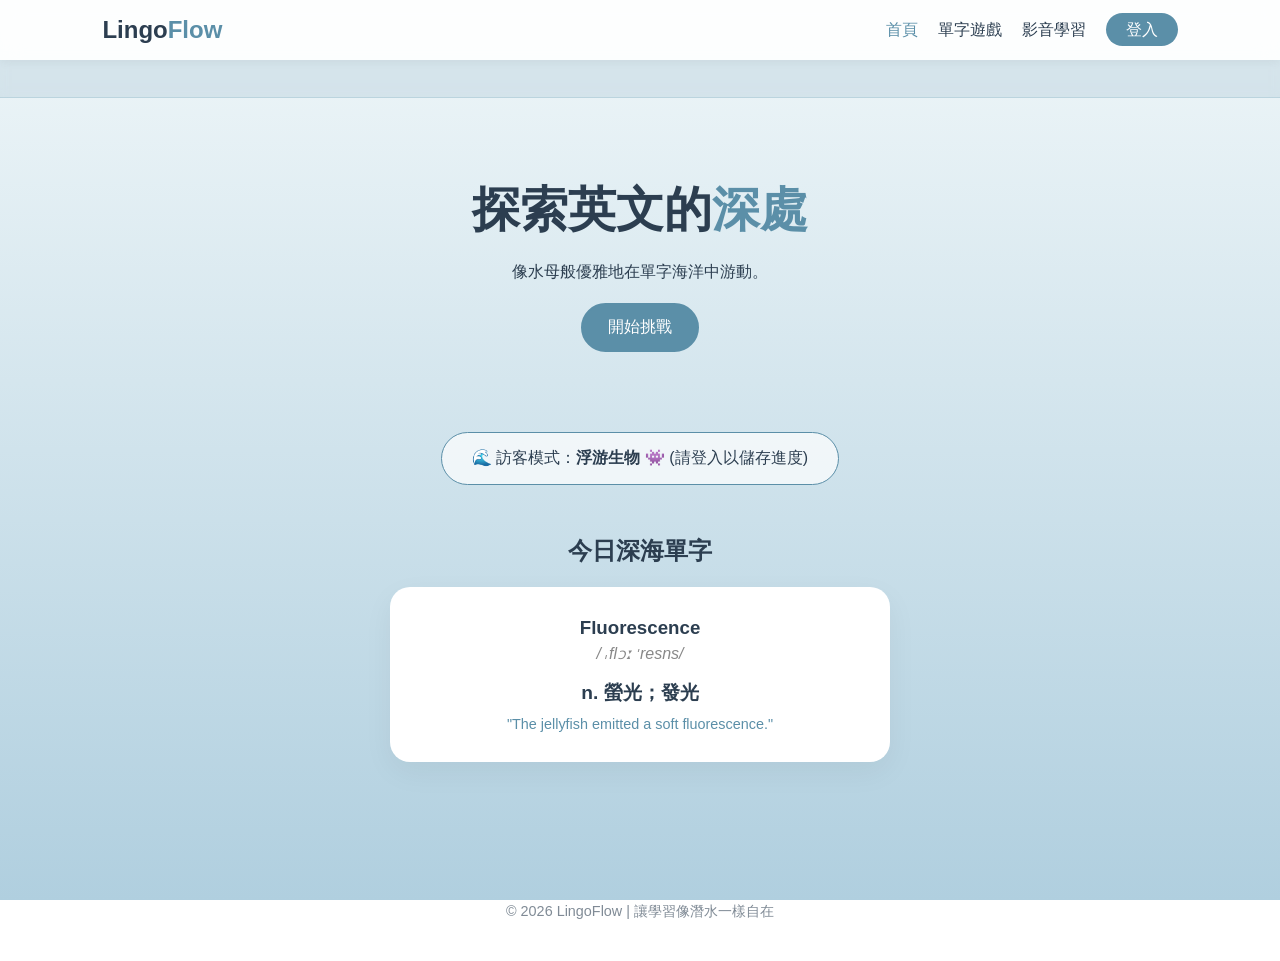
<file: index.html>
<!DOCTYPE html>
<html lang="zh-TW">
<head>
    <meta charset="UTF-8">
    <meta name="viewport" content="width=device-width, initial-scale=1.0">
    <title>LingoFlow | 探索語言海洋</title>
    <link rel="stylesheet" href="style.css">
</head>
<body>
    <div class="cursor-dot"></div>
<div class="cursor-outline"></div>
    <div id="ambient-ocean">
        </div>
    
    <header class="navbar">
        <a href="h.html" class="logo">Lingo<span>Flow</span></a>
        <nav>
            <ul class="nav-links">
                <li><a href="h.html" class="active">首頁</a></li>
                <li><a href="game.html">單字遊戲</a></li>
                <li><a href="learn.html">影音學習</a></li> 
                <li><a href="login.html" class="nav-login-btn">登入</a></li>
            </ul>
        </nav>
    </header>

    <div class="marquee-container">
        <div class="marquee-content">
            <span>🌊 歡迎來到 LingoFlow：在這裡，學習語言就像在深海潛水一樣輕鬆自在！</span>
            <span>🐠 透過「單字遊戲」強化記憶，在「影音學習」中理解地道用法。</span>
            <span>🐚 登入後即可收藏你喜愛的知識碎片，建立專屬於你的深海圖書館。</span>
            <span>🌊 歡迎來到 LingoFlow：在這裡，學習語言就像在深海潛水一樣輕鬆自在！</span>
            <span>🐠 透過「單字遊戲」強化記憶，在「影音學習」中理解地道用法。</span>
        </div>
    </div>

    <section class="hero">
        <div class="hero-content">
            <h1>探索英文的<span>深處</span></h1>
            <p>像水母般優雅地在單字海洋中游動。</p>
            <div class="hero-btns" style="margin-top: 20px;">
                <a href="game.html" class="btn-select active">開始挑戰</a>
            </div>
        </div>
    </section>
    
    <section id="progress-stats" style="text-align: center; margin-bottom: 50px;">
        <div class="container" style="display: inline-block; background: rgba(255,255,255,0.7); padding: 15px 30px; border-radius: 50px; border: 1px solid #5B8FA8;">
            <span id="rank-display">🌊 已成功探索單字數：<strong id="words-learned">0</strong></span>
        </div>
    </section>

    <section id="daily-word" class="daily-section">
        <div class="container">
            <h2 class="section-title" style="text-align: center; margin-bottom: 20px;">今日深海單字</h2>
            <div class="word-card">
                <div class="word-header">
                    <h3 id="dw-en">Loading...</h3>
                    <span class="phonetic" id="dw-phonetic">/ /</span>
                </div>
                <p class="translation" id="dw-zh">載入中...</p>
                <p class="example" id="dw-example">探索海洋中...</p>
            </div>
        </div>
    </section>

    <footer style="margin-top: 100px; padding: 40px; text-align: center; opacity: 0.6; font-size: 0.9rem;">
        <p>© 2026 LingoFlow | 讓學習像潛水一樣自在</p>
    </footer>

    <script src="main.js"></script>
</body>
</html>
</file>
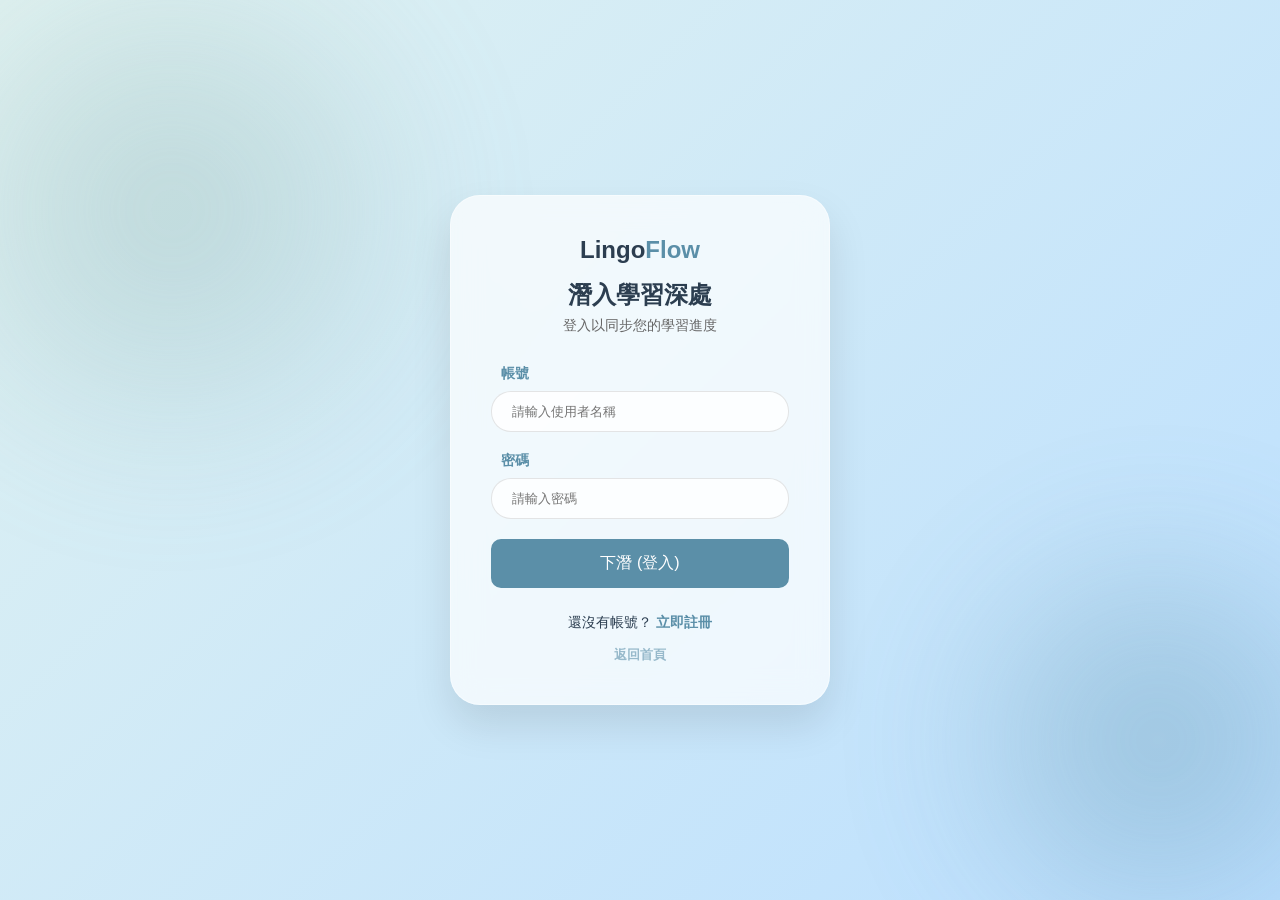
<file: favorites.html>
<!DOCTYPE html>
<html lang="zh-TW">
<head>
    <meta charset="UTF-8">
    <meta name="viewport" content="width=device-width, initial-scale=1.0">
    <title>LingoFlow | 我的收藏</title>
    <link rel="stylesheet" href="style.css">
</head>
<body>
    <div id="ambient-ocean"></div> 
    <header class="navbar">
        <a href="index.html" class="logo">Lingo<span>Flow</span></a>
        <nav>
            <ul class="nav-links">
                <li><a href="index.html">首頁</a></li>
                <li><a href="game.html">單字遊戲</a></li>
                <li><a href="learn.html">影音學習</a></li>
                <li><a href="login.html" class="nav-login-btn">登入</a></li>
            </ul>
        </nav>
    </header>

    <main class="learn-container">
        <div class="hero-mini">
            <h2>❤️ 我的個人收藏</h2>
            <p>這裏是你收藏的深海知識碎片。</p>
            <a href="learn.html" class="btn-select" style="margin-top: 15px;">返回影音圖書館</a>
        </div>

        <div id="favorites-grid" class="video-grid">
            <div id="empty-message" style="grid-column: 1/-1; text-align: center; padding: 50px; display: none;">
                <p style="font-size: 1.2rem; color: #777;">目前還沒有收藏任何影片喔！</p>
            </div>
        </div>
    </main>

    <script src="main.js"></script>
    <script>
    document.addEventListener('DOMContentLoaded', () => {
        const currentUser = localStorage.getItem('lingoUser');
        if (!currentUser) {
            alert('請先登入！');
            window.location.href = 'login.html';
            return;
        }

        // 重新封裝一個專屬於收藏頁面的邏輯
        function renderFavorites() {
            const users = JSON.parse(localStorage.getItem('lingoFlow_users') || '[]');
            const userIndex = users.findIndex(u => u.username === currentUser);
            const userData = users[userIndex];
            const favGrid = document.getElementById('favorites-grid');
            const emptyMsg = document.getElementById('empty-message');

            // 先清空目前的網格（除了提示訊息）
            const cards = favGrid.querySelectorAll('.video-card');
            cards.forEach(c => c.remove());

            const myFavIds = userData ? (userData.favorites || []) : [];

            if (myFavIds.length === 0) {
                emptyMsg.style.display = 'block';
                return;
            } else {
                emptyMsg.style.display = 'none';
            }

            const allVideos = [
                { id: 'v1', tag: '文法', title: '現在完成式詳解', desc: '了解 have + p.p. 在各種境下的使用時機。', url: 'https://www.youtube.com/watch?v=Ekn9XnmUaJg', img: 'https://img.youtube.com/vi/Ekn9XnmUaJg/hqdefault.jpg' },
                { id: 'v2', tag: '片語', title: '5 個與「水」有關的英文片語', desc: 'A fish out of water 是什麼意思？', url: 'https://www.youtube.com/watch?v=eJ9hRxsHklo', img: 'https://i.ytimg.com/vi/eJ9hRxsHklo/maxresdefault.jpg' },
                { id: 'v3', tag: '例句', title: '旅遊必備：飯店入住對話', desc: '跟著潛水員一起學習 check-in 英文。', url: 'https://www.youtube.com/watch?v=rhSWWjrW0Ec', img: 'https://i.ytimg.com/vi/rhSWWjrW0Ec/maxresdefault.jpg' },
                { id: 'v4', tag: '文法', title: '名詞與複數變化', desc: '為什麼魚的複數還是 Fish？', url: 'https://www.youtube.com/watch?v=CPPTmlQrk0o', img: 'https://i.ytimg.com/vi/CPPTmlQrk0o/maxresdefault.jpg' },
                { id: 'v5', tag: '片語', title: '職場社交必備片語', desc: '學習如何像魚兒得水般表達。', url: 'https://www.youtube.com/watch?v=3hi1Li08TJc', img: 'https://i.ytimg.com/vi/3hi1Li08TJc/maxresdefault.jpg' },
                { id: 'v6', tag: '例句', title: '環保議題：守護海洋常用句', desc: '練習用正確的例句討論海洋保護。', url: 'https://www.youtube.com/watch?v=cy7Nxf3rZ6U', img: 'https://i.ytimg.com/vi/cy7Nxf3rZ6U/maxresdefault.jpg' }
            ];

            allVideos.forEach(v => {
                if (myFavIds.includes(v.id)) {
                    const card = document.createElement('div');
                    card.className = 'video-card';
                    card.dataset.id = v.id;
                    card.innerHTML = `
                        <div class="video-thumbnail">
                            <button class="favorite-btn active">❤</button>
                            <a href="${v.url}" target="_blank" class="video-link">
                                <img src="${v.img}" alt="${v.title}">
                                <div class="play-icon">▶</div>
                            </a>
                        </div>
                        <div class="video-info">
                            <span class="tag">${v.tag}</span>
                            <h3>${v.title}</h3>
                            <p>${v.desc}</p>
                        </div>
                    `;

                    // 直接在產生時綁定取消收藏功能
                    const btn = card.querySelector('.favorite-btn');
                    btn.onclick = (e) => {
                        e.preventDefault();
                        e.stopPropagation();

                        // 移除 ID
                        const idx = userData.favorites.indexOf(v.id);
                        if (idx > -1) {
                            userData.favorites.splice(idx, 1);
                            // 存回資料庫
                            users[userIndex] = userData;
                            localStorage.setItem('lingoFlow_users', JSON.stringify(users));
                            
                            // 動態效果移除
                            card.style.opacity = '0';
                            card.style.transform = 'scale(0.8)';
                            card.style.transition = '0.3s';
                            setTimeout(() => {
                                card.remove();
                                if (userData.favorites.length === 0) {
                                    emptyMsg.style.display = 'block';
                                }
                            }, 300);
                        }
                    };
                    favGrid.appendChild(card);
                }
            });
        }

        renderFavorites();
    });
</script>
</body>
</html>
</file>
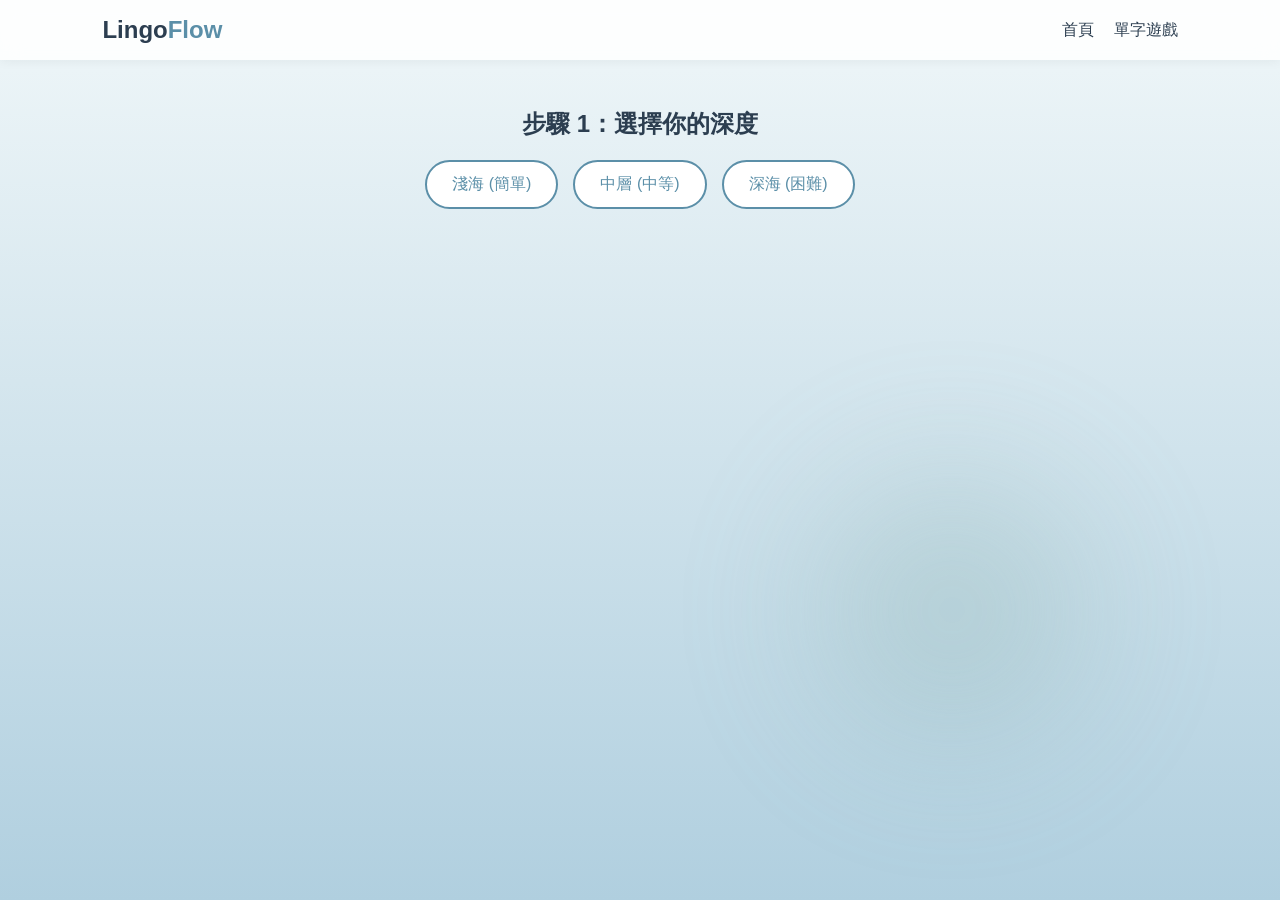
<file: game.html>
<!DOCTYPE html>
<html lang="zh-TW">
<head>
    <meta charset="UTF-8">
    <meta name="viewport" content="width=device-width, initial-scale=1.0">
    <title>LingoFlow | 挑戰中心</title>
    <link rel="stylesheet" href="style.css">
</head>
<body>
    <div class="jelly-bg" style="bottom: 10%; right: 10%;"></div>

    <header class="navbar">
        <a href="index.html" class="logo">Lingo<span>Flow</span></a>
        <nav>
            <ul class="nav-links">
                <li><a href="index.html">首頁</a></li>
                <li><a href="game.html">單字遊戲</a></li>
            </ul>
        </nav>
    </header>

    <main class="game-wrapper">
        <section id="step-1" class="selection-step">
            <h2>步驟 1：選擇你的深度</h2>
            <div class="option-group">
                <button class="btn-select level-btn" data-level="easy">淺海 (簡單)</button>
                <button class="btn-select level-btn" data-level="medium">中層 (中等)</button>
                <button class="btn-select level-btn" data-level="hard">深海 (困難)</button>
            </div>
        </section>

        <section id="step-2" class="selection-step hidden">
            <h2>步驟 2：選擇挑戰模式</h2>
            <div class="option-group">
                <button class="btn-select mode-btn" data-mode="flashcard">單字閃卡</button>
                <button class="btn-select mode-btn" data-mode="quiz">題目測試</button>
                <button class="btn-select mode-btn" data-mode="match">深海配對</button>
            </div>
        </section>

        <section id="game-arena" class="game-display hidden">
            <div class="game-header">
                <span id="current-info">模式：未定 | 難度：未定</span>
                <button id="btn-reset" onclick="location.reload()" class="btn-select" style="padding: 5px 15px; font-size: 0.8rem; margin-left: 10px;">重新開始</button>
            </div>
            <hr style="margin: 20px 0; border: 0; border-top: 1px solid #eee;">
            <div id="game-content"></div>
        </section>
    </main>

    <script src="main.js"></script>
</body>
</html>
</file>
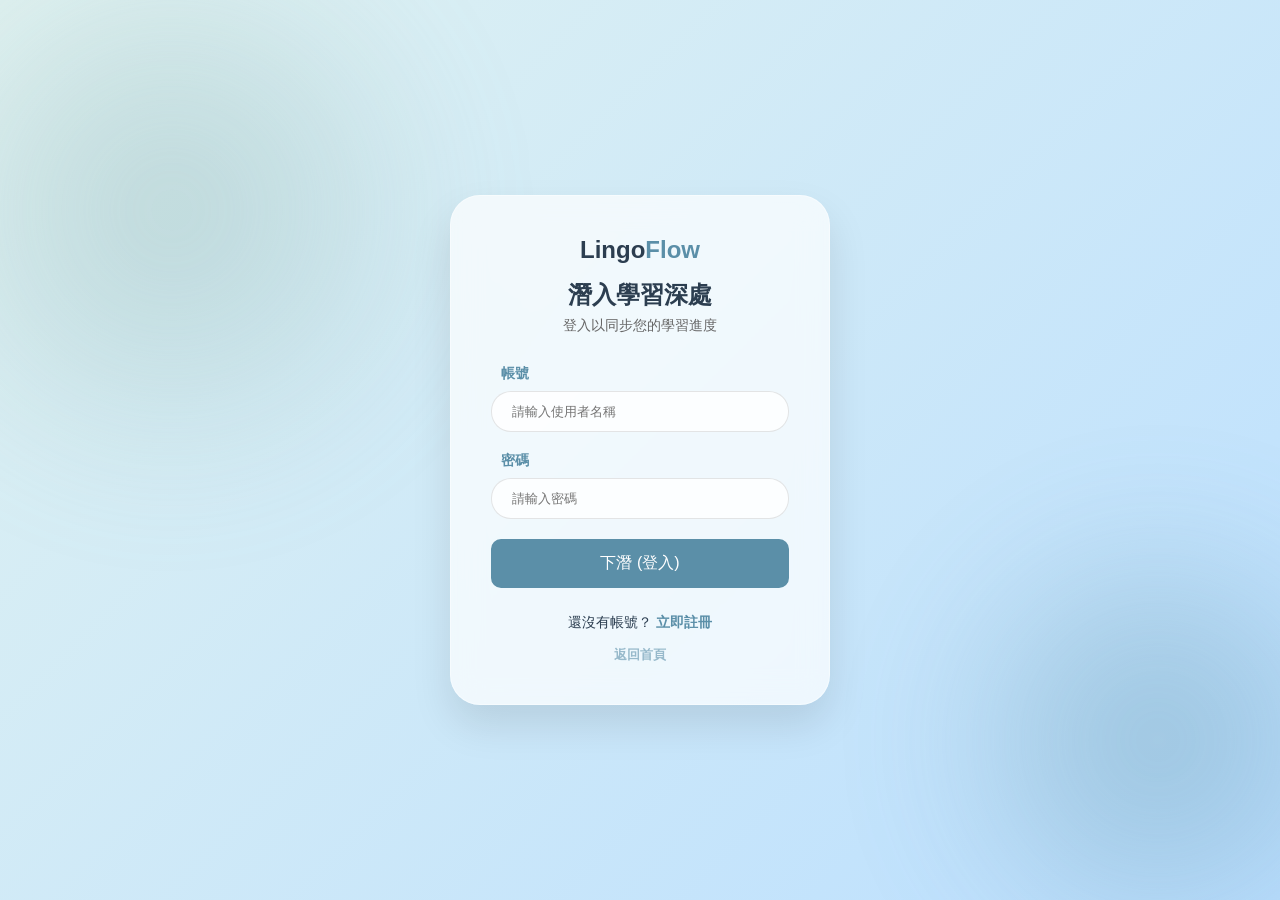
<file: login.html>
<!DOCTYPE html>
<html lang="zh-TW">
<head>
    <meta charset="UTF-8">
    <meta name="viewport" content="width=device-width, initial-scale=1.0">
    <title>登入 | LingoFlow</title>
    <link rel="stylesheet" href="style.css">
</head>
<body class="login-page-body">
    <div class="jelly-bg" style="top: -10%; left: -10%; width: 600px; height: 600px;"></div>
    <div class="jelly-bg" style="bottom: -10%; right: -10%; width: 500px; height: 500px; background: radial-gradient(circle, #5B8FA8 0%, transparent 70%);"></div>

    <div class="login-wrapper">
        <div class="login-card">
            <div class="login-header">
                <a href="index.html" class="logo">Lingo<span>Flow</span></a>
                <h2>潛入學習深處</h2>
                <p>登入以同步您的學習進度</p>
            </div>
            
            <form id="login-form">
                <div class="input-group">
                    <label>帳號</label>
                    <input type="text" id="username" placeholder="請輸入使用者名稱" required>
                </div>
                <div class="input-group">
                    <label>密碼</label>
                    <input type="password" id="password" placeholder="請輸入密碼" required>
                </div>
                <button type="submit" class="btn-select active" style="width: 100%; border-radius: 10px;">下潛 (登入)</button>
            </form>

            <div class="login-footer">
                <p>還沒有帳號？ <a href="register.html">立即註冊</a></p>
                <a href="index.html" class="back-home">返回首頁</a>
            </div>
        </div>
    </div>

    <script src="main.js"></script>
</body>
</html>
</file>
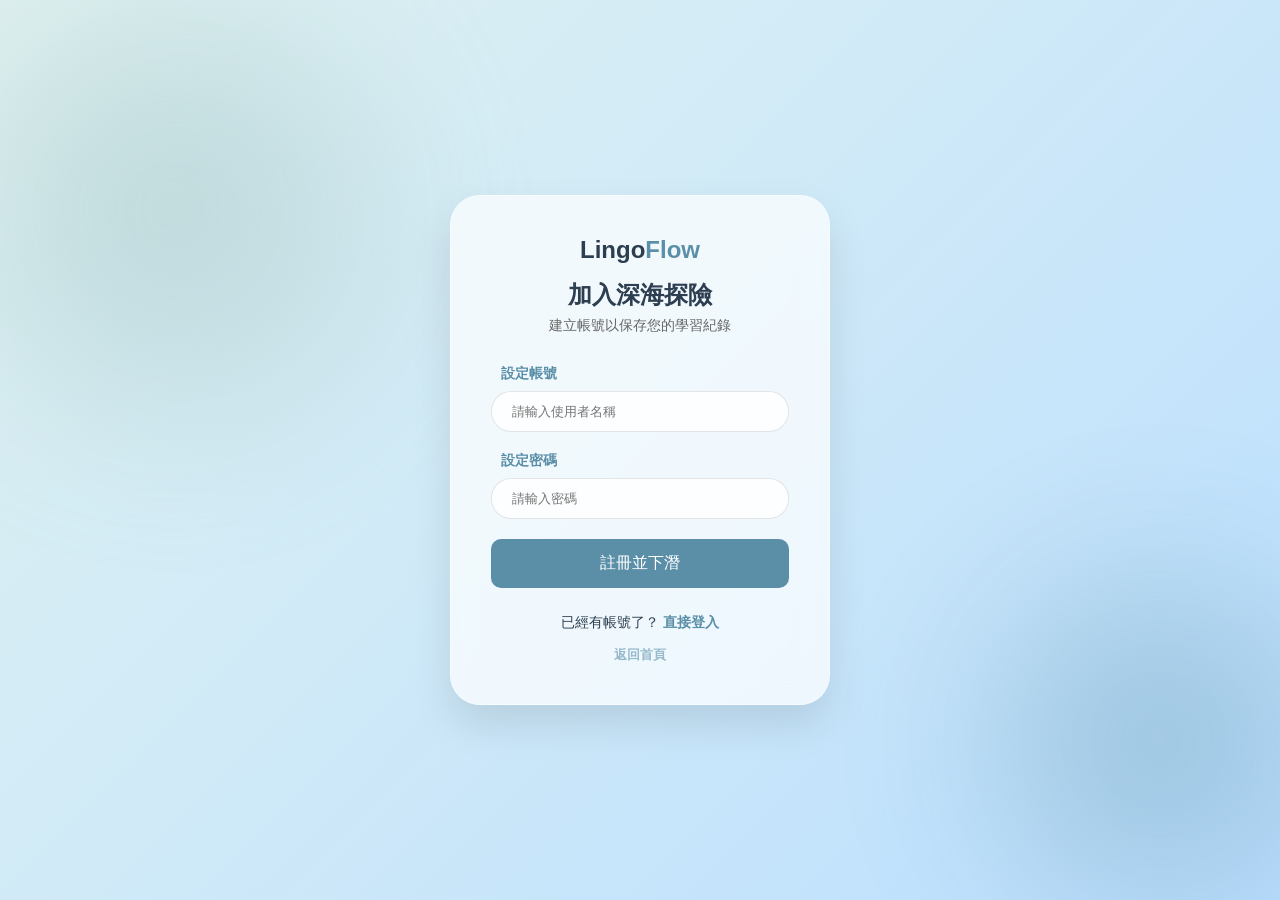
<file: register.html>
<!DOCTYPE html>
<html lang="zh-TW">
<head>
    <meta charset="UTF-8">
    <meta name="viewport" content="width=device-width, initial-scale=1.0">
    <title>註冊 | LingoFlow</title>
    <link rel="stylesheet" href="style.css">
</head>
<body class="login-page-body">
    <div class="jelly-bg" style="top: -10%; left: -10%; width: 600px; height: 600px;"></div>
    <div class="jelly-bg" style="bottom: -10%; right: -10%; width: 500px; height: 500px; background: radial-gradient(circle, #5B8FA8 0%, transparent 70%);"></div>

    <div class="login-wrapper">
        <div class="login-card">
            <div class="login-header">
                <a href="index.html" class="logo">Lingo<span>Flow</span></a>
                <h2>加入深海探險</h2>
                <p>建立帳號以保存您的學習紀錄</p>
            </div>
            
            <form id="register-form">
                <div class="input-group">
                    <label>設定帳號</label>
                    <input type="text" id="reg-username" placeholder="請輸入使用者名稱" required>
                </div>
                <div class="input-group">
                    <label>設定密碼</label>
                    <input type="password" id="reg-password" placeholder="請輸入密碼" required>
                </div>
                <button type="submit" class="btn-select active" style="width: 100%; border-radius: 10px;">註冊並下潛</button>
            </form>

            <div class="login-footer">
                <p>已經有帳號了？ <a href="login.html">直接登入</a></p>
                <a href="index.html" class="back-home">返回首頁</a>
            </div>
        </div>
    </div>

    <script src="main.js"></script>
</body>
</html>
</file>
<file: style.css>
/* --- 1. 核心變數與全域設定 --- */
:root {
    --primary-blue: #5B8FA8;
    --secondary-teal: #8FB3B0;
    --accent-light: #E6F0F2;
    --text-dark: #2C3E50;
    --white: #FFFFFF;
    --glass: rgba(255, 255, 255, 0.85);
}

* { margin: 0; padding: 0; box-sizing: border-box; }

body {
    background: linear-gradient(180deg, #F0F7F9 0%, #b0cfdf 100%);
    min-height: 100vh;
    background-attachment: fixed;
    font-family: "Helvetica Neue", Arial, sans-serif;
    color: var(--text-dark);
}

/* --- 2. 背景與動畫 (氣泡與水母) --- */
.jelly-bg {
    position: fixed; width: 400px; height: 400px;
    background: radial-gradient(circle, var(--secondary-teal) 0%, transparent 70%);
    filter: blur(60px); z-index: -1;
    animation: float 10s ease-in-out infinite;
    opacity: 0.4;
}

@keyframes float {
    0%, 100% { transform: translate(0, 0); }
    50% { transform: translate(-30px, -40px); }
}

.bubble {
    position: fixed;
    bottom: -100px;
    background: rgba(255, 255, 255, 0.4);
    border: 1px solid rgba(255, 255, 255, 0.8);
    box-shadow: inset 0 0 10px rgba(255, 255, 255, 0.5);
    border-radius: 50%;
    pointer-events: none;
    z-index: 1;
    filter: blur(1px);
    animation: rise infinite linear;
}

@keyframes rise {
    0% { transform: translateY(0) translateX(0) scale(1); opacity: 0; }
    10% { opacity: 0.8; }
    90% { opacity: 0.4; }
    100% { transform: translateY(-120vh) translateX(50px) scale(1.2); opacity: 0; }
}

/* --- 3. 導覽列 --- */
.navbar {
    display: flex; justify-content: space-between; align-items: center;
    padding: 1rem 8%; background: var(--glass);
    backdrop-filter: blur(10px); position: sticky; top: 0; z-index: 1000;
    box-shadow: 0 2px 10px rgba(0,0,0,0.05);
}
.logo { font-size: 1.5rem; font-weight: bold; text-decoration: none; color: var(--text-dark); }
.logo span { color: var(--primary-blue); }
.nav-links { list-style: none; display: flex; gap: 20px; align-items: center; }
.nav-links a { text-decoration: none; color: var(--text-dark); font-weight: 500; transition: color 0.3s; }
.nav-links a:hover, .nav-links a.active { color: var(--primary-blue); }

/* 導覽列登入按鈕 */
.nav-login-btn {
    background: var(--primary-blue);
    color: white !important;
    padding: 8px 20px !important;
    border-radius: 25px;
    transition: 0.3s;
    font-weight: 500;
}
.nav-login-btn:hover {
    background: var(--secondary-teal);
    transform: translateY(-2px);
    box-shadow: 0 4px 15px rgba(0,0,0,0.1);
}

/* --- 4. 首頁與共用組件 --- */
.hero { text-align: center; padding: 80px 10%; }
.hero h1 { font-size: 3rem; margin-bottom: 20px; }
.hero h1 span { color: var(--primary-blue); }

.btn-select {
    padding: 12px 25px; background: white; border: 2px solid var(--primary-blue);
    color: var(--primary-blue); border-radius: 30px; cursor: pointer;
    font-size: 1rem; transition: 0.3s; text-decoration: none; display: inline-block;
}
.btn-select:hover, .btn-select.active { background: var(--primary-blue); color: white; }

.word-card { 
    background: white; padding: 30px; border-radius: 20px; 
    box-shadow: 0 10px 30px rgba(0,0,0,0.05); max-width: 500px; margin: 20px auto; text-align: center;
}
.phonetic { display: block; color: #888; margin: 5px 0 15px; font-style: italic; }
.translation { font-size: 1.2rem; font-weight: bold; margin-bottom: 10px; }
.example { color: var(--primary-blue); font-size: 0.9rem; }

/* 跑馬燈容器 */
.marquee-container {
    width: 100%;
    background: rgba(91, 143, 168, 0.15); /* 使用你的主題色 primary-blue 的透明版 */
    backdrop-filter: blur(5px);
    overflow: hidden;
    white-space: nowrap;
    border-bottom: 1px solid rgba(91, 143, 168, 0.2);
    padding: 8px 0;
    z-index: 99;
}

/* 跑馬燈內容 */
.marquee-content {
    display: inline-block;
    padding-left: 100%; /* 從右側開始 */
    animation: marquee-flow 25s linear infinite; /* 25秒循環一次 */
}

.marquee-content span {
    display: inline-block;
    padding-right: 50px; /* 句子之間的間隔 */
    color: var(--text-dark);
    font-size: 0.95rem;
    font-weight: 500;
}

/* 跑馬燈動畫軌跡 */
@keyframes marquee-flow {
    0% { transform: translateX(0); }
    100% { transform: translateX(-100%); }
}

/* 滑鼠移上去時停止滾動（方便閱讀） */
.marquee-container:hover .marquee-content {
    animation-play-state: paused;
}

/* --- 5. 遊戲頁面樣式 --- */
.hidden { display: none !important; }
.game-wrapper { padding: 3rem 5%; max-width: 900px; margin: 0 auto; min-height: 80vh; }
.selection-step { text-align: center; margin-bottom: 4rem; animation: fadeIn 0.5s ease; }
.option-group { display: flex; justify-content: center; gap: 15px; margin-top: 20px; flex-wrap: wrap; }

/* 配對遊戲 */
.match-grid { display: grid; grid-template-columns: repeat(4, 1fr); gap: 12px; margin-top: 20px; }
.match-card {
    height: 100px; background: white; border-radius: 12px;
    display: flex; align-items: center; justify-content: center;
    cursor: pointer; border: 1px solid #ddd; transition: 0.3s; text-align: center; padding: 5px;
}
.match-card.selected { border-color: var(--primary-blue); background: var(--accent-light); }
.match-card.matched { background: var(--secondary-teal); color: white; opacity: 0.5; pointer-events: none; }

/* 閃卡 */
.flashcard-container { perspective: 1000px; text-align: center; margin-top: 20px; }
.flashcard {
    width: 280px; height: 180px; margin: 0 auto 20px;
    position: relative; transform-style: preserve-3d; transition: transform 0.6s; cursor: pointer;
}
.flashcard.flipped { transform: rotateY(180deg); }
.card-front, .card-back {
    position: absolute; width: 100%; height: 100%; backface-visibility: hidden;
    display: flex; align-items: center; justify-content: center;
    font-size: 1.8rem; border-radius: 15px; background: white; border: 2px solid var(--primary-blue);
}
.card-back { transform: rotateY(180deg); background: var(--accent-light); color: var(--primary-blue); }

/* 測驗 */
.quiz-box { text-align: center; }
.quiz-word { font-size: 2.5rem; margin: 20px 0; color: var(--primary-blue); }
.quiz-options { display: grid; grid-template-columns: 1fr 1fr; gap: 10px; max-width: 400px; margin: 0 auto; }
.quiz-opt { padding: 15px; border: 1px solid #ddd; background: white; border-radius: 8px; cursor: pointer; }

/* 勝利畫面 */
.win-announcement { text-align: center; padding: 40px; background: white; border-radius: 20px; animation: popIn 0.5s; }

/* --- 6. 影音學習頁面 (learn.html) --- */
.learn-container { padding: 40px 5%; max-width: 1200px; margin: 0 auto; }
.hero-mini { text-align: center; margin-bottom: 40px; }
.hero-mini h2 { font-size: 2.2rem; color: var(--text-dark); margin-bottom: 10px; }
.hero-mini p { color: #666; }

.category-tabs { display: flex; justify-content: center; gap: 15px; margin-bottom: 40px; flex-wrap: wrap; }
.tab-btn {
    padding: 10px 25px; border: 1px solid var(--primary-blue);
    background: rgba(255,255,255,0.6); border-radius: 20px; cursor: pointer;
    color: var(--primary-blue); font-size: 1rem; transition: 0.3s;
}
.tab-btn:hover, .tab-btn.active { background: var(--primary-blue); color: white; }

/* 影片卡片網格 */
.video-grid {
    display: grid;
    grid-template-columns: repeat(auto-fit, minmax(300px, 1fr));
    gap: 30px;
}
.video-card {
    background: white; border-radius: 15px; overflow: hidden;
    box-shadow: 0 10px 20px rgba(0,0,0,0.05); transition: transform 0.3s ease; cursor: pointer;
}
.video-card:hover { transform: translateY(-5px); box-shadow: 0 15px 30px rgba(0,0,0,0.1); }
.video-thumbnail {
    position: relative;
    width: 100%;
    height: 0;
    padding-bottom: 56.25%; /* 保持 16:9 比例 */
    background: #000;      /* 圖片載入前的底色 */
    overflow: hidden;
}
.video-thumbnail img {
    position: absolute;
    top: 0;
    left: 0;
    width: 100%;
    height: 100%;
    object-fit: cover;    /* 確保圖片不變形地填滿 */
    display: block;
}
.play-icon {
    position: absolute;
    top: 50%;
    left: 50%;
    transform: translate(-50%, -50%);
    width: 60px;
    height: 60px;
    background: rgba(0, 0, 0, 0.6);
    color: white;
    border-radius: 50%;
    display: flex;
    align-items: center;
    justify-content: center;
    font-size: 1.5rem;
    backdrop-filter: blur(5px);
    z-index: 2;           /* 確保在圖片上方 */
    transition: 0.3s;
}
.video-info { padding: 20px; }
.video-info .tag {
    display: inline-block; padding: 4px 12px; background: var(--accent-light);
    color: var(--primary-blue); font-size: 0.8rem; border-radius: 10px; margin-bottom: 10px;
}
.video-info h3 { font-size: 1.1rem; margin-bottom: 8px; color: var(--text-dark); }
.video-info p { font-size: 0.9rem; color: #777; line-height: 1.5; }
/* 確保影片內容不會被切掉或顯示不全 */
.video-thumbnail iframe {
    position: absolute;
    top: 0;
    left: 0;
    width: 100%;
    height: 100%;
    border: none;
}

/* 讓連結撐滿容器 */
.video-link {
    text-decoration: none;
    display: block;
}

/* 播放按鈕的視覺效果 (這部分你原本的 CSS 已經有 play-icon，這裡做加強) */
.video-thumbnail:hover .play-icon {
    background: rgba(91, 143, 168, 0.9); /* 變成主題色 */
    transform: translate(-50%, -50%) scale(1.1);
}

.video-thumbnail img {
    width: 100%;
    height: 100%;
    object-fit: cover;
    display: block;
}

/* 愛心收藏按鈕 */
.favorite-btn {
    position: absolute;
    top: 10px;
    right: 10px;
    background: rgba(255, 255, 255, 0.9);
    border: none;
    border-radius: 50%;
    width: 35px;
    height: 35px;
    display: flex;
    align-items: center;
    justify-content: center;
    cursor: pointer;
    z-index: 10;
    transition: 0.3s;
    font-size: 1.2rem;
    color: #ccc; /* 預設灰色 */
    box-shadow: 0 2px 5px rgba(0,0,0,0.1);
}

.favorite-btn:hover {
    transform: scale(1.1);
}

.favorite-btn.active {
    color: #ff6b6b; /* 收藏後變紅色 */
}
/* --- 7. 登入頁面 (login.html) --- */
/* 專用的 body class，確保背景全滿 */
.login-page-body {
    background: linear-gradient(135deg, #e0f2f1 0%, #bbdfff 100%);
    display: flex; justify-content: center; align-items: center;
    min-height: 100vh; margin: 0; overflow: hidden;
}

.login-wrapper {
    position: relative; z-index: 10; width: 100%; max-width: 420px; padding: 20px;
}

.login-card {
    background: rgba(255, 255, 255, 0.7);
    backdrop-filter: blur(15px); -webkit-backdrop-filter: blur(15px);
    border: 1px solid rgba(255, 255, 255, 0.4);
    border-radius: 30px; padding: 40px;
    box-shadow: 0 20px 40px rgba(0,0,0,0.1); text-align: center;
}

.login-header h2 { color: var(--text-dark); margin: 15px 0 5px 0; }
.login-header p { color: #666; font-size: 0.9rem; margin-bottom: 30px; }

.input-group { text-align: left; margin-bottom: 20px; }
.input-group label {
    display: block; margin-bottom: 8px; margin-left: 10px;
    font-size: 0.85rem; color: var(--primary-blue); font-weight: bold;
}
.input-group input {
    width: 100%; padding: 12px 20px; border-radius: 20px;
    border: 1px solid rgba(0,0,0,0.1); background: rgba(255,255,255,0.8);
    outline: none; transition: 0.3s;
}
.input-group input:focus {
    border-color: var(--primary-blue); background: white;
    box-shadow: 0 0 10px rgba(91, 143, 168, 0.2);
}

.login-footer { margin-top: 25px; font-size: 0.9rem; }
.login-footer a { color: var(--primary-blue); text-decoration: none; font-weight: bold; }
.back-home { display: block; margin-top: 15px; font-size: 0.8rem; opacity: 0.6; }
.back-home:hover { opacity: 1; }

/* --- 動畫 keyframes --- */
@keyframes fadeIn { from { opacity: 0; transform: translateY(10px); } to { opacity: 1; transform: translateY(0); } }
@keyframes popIn { from { transform: scale(0.8); opacity: 0; } to { transform: scale(1); opacity: 1; } }

/* --- 響應式調整 --- */
@media (max-width: 600px) {
    .match-grid { grid-template-columns: repeat(2, 1fr); }
    .quiz-options { grid-template-columns: 1fr; }
    .hero { padding: 50px 5%; }
    .hero h1 { font-size: 2rem; }
}
/* 登出按鈕樣式 */
.logout-link {
    font-size: 0.85rem;
    color: #ff6b6b;
    text-decoration: none;
    border: 1px solid #ff6b6b;
    padding: 3px 10px;
    border-radius: 15px;
    transition: 0.3s;
}

.logout-link:hover {
    background: #ff6b6b;
    color: white;
}
.mouse-trail {
    position: absolute;
    background: radial-gradient(circle, rgba(143, 179, 176, 0.8) 0%, rgba(91, 143, 168, 0) 70%);
    border-radius: 50%;
    pointer-events: none;
    z-index: 9999;
    transform: translate(-50%, -50%);
    animation: trail-fade 0.8s ease-out forwards;
}

@keyframes trail-fade {
    0% {
        transform: translate(-50%, -50%) scale(1);
        opacity: 0.6;
    }
    100% {
        transform: translate(-50%, -50%) scale(0);
        opacity: 0;
    }
}
.liquid-trail {
    position: absolute;
    width: 25px;
    height: 25px;
    /* 使用深海藍到透白的漸層，模擬水下折射 */
    background: radial-gradient(circle, rgba(91, 143, 168, 0.6) 0%, rgba(143, 179, 176, 0) 70%);
    border-radius: 50%;
    pointer-events: none;
    z-index: 9999;
    transform: translate(-50%, -50%);
    /* 關鍵：混合模式讓它在深色背景發光，淺色背景柔和 */
    mix-blend-mode: multiply; 
    filter: blur(4px);
    transition: opacity 0.5s, transform 0.5s;
}

/* 針對深色區域，我們微調混合模式讓質感提升 */
#ambient-ocean ~ .liquid-trail {
    mix-blend-mode: screen; 
}
</file>
